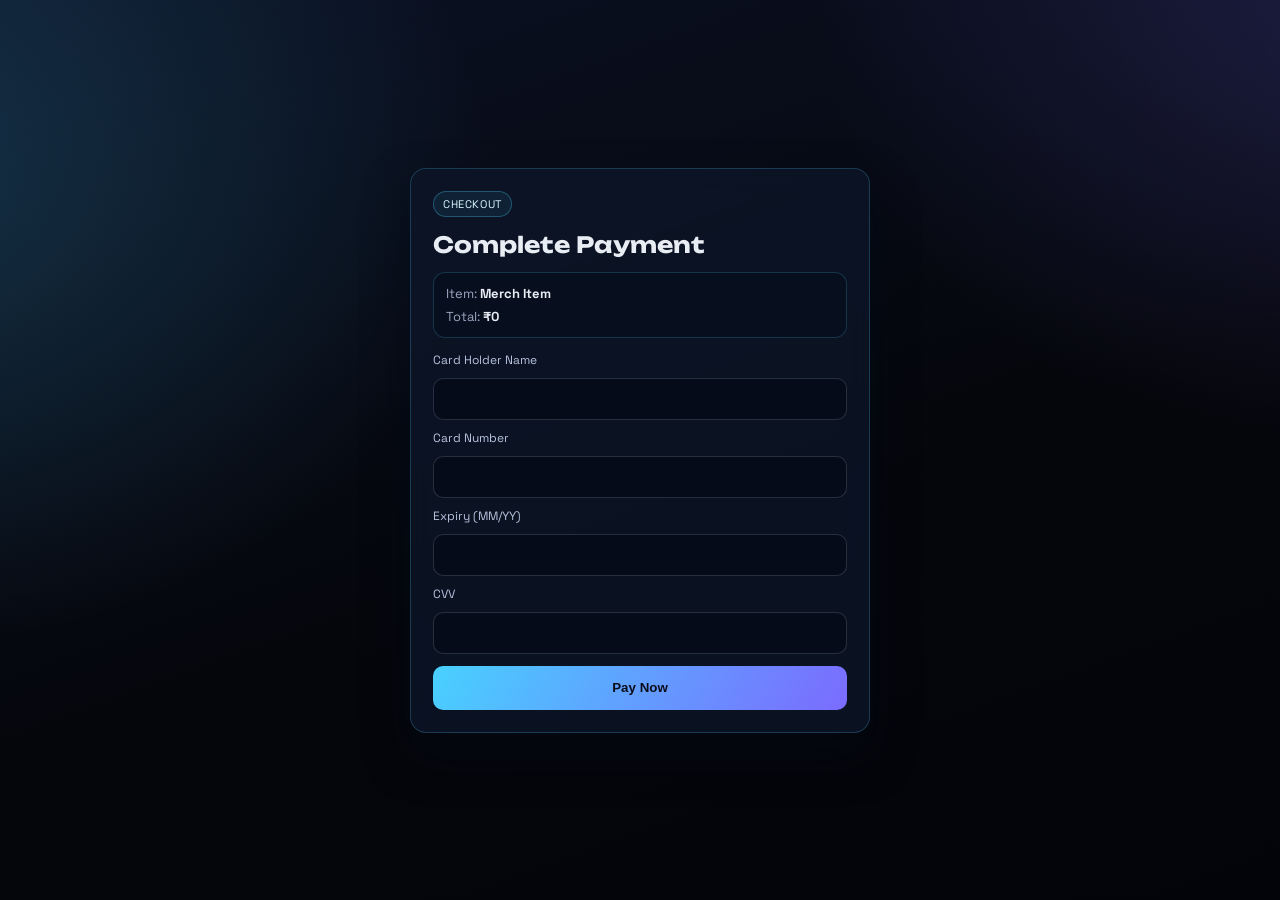
<file: checkout.html>
<!DOCTYPE html>
<html lang="en">
<head>
  <meta charset="UTF-8" />
  <meta name="viewport" content="width=device-width, initial-scale=1.0" />
  <title>Space Gen | Checkout</title>
  <link rel="preconnect" href="https://fonts.googleapis.com" />
  <link rel="preconnect" href="https://fonts.gstatic.com" crossorigin />
  <link href="https://fonts.googleapis.com/css2?family=Space+Grotesk:wght@400;500;600;700&family=Unbounded:wght@500;700&display=swap" rel="stylesheet" />
  <link rel="stylesheet" href="styles/checkout.css" />
</head>
<body>
  <section class="payment-card" aria-label="Payment form">
    <p class="eyebrow">Checkout</p>
    <h1>Complete Payment</h1>

    <div class="summary">
      <p>Item: <strong id="item-name">Merch Item</strong></p>
      <p>Total: <strong id="item-price">&#8377;0</strong></p>
    </div>
    <form id="payment-form" autocomplete="off">
      <label for="card-name">Card Holder Name</label>
      <input id="card-name" type="text" autocomplete="off" required />

      <label for="card-number">Card Number</label>
      <input id="card-number" type="text" inputmode="numeric" maxlength="19" autocomplete="off" required />

      <label for="expiry">Expiry (MM/YY)</label>
      <input id="expiry" type="text" inputmode="numeric" maxlength="5" autocomplete="off" required />

      <label for="cvv">CVV</label>
      <input
        id="cvv"
        type="password"
        inputmode="numeric"
        maxlength="4"
        autocomplete="new-password"
        autocapitalize="off"
        autocorrect="off"
        spellcheck="false"
        required
      />

      <button class="pay-btn" type="submit">Pay Now</button>
    </form>
  </section>

  <dialog id="success-dialog" aria-label="Order success">
    <p>Order placed successfully</p>
    <button class="ok-btn" id="ok-btn" type="button">OK</button>
  </dialog>

  <div class="order-loader" id="order-loader" aria-hidden="true">
    <div class="order-loader-box">
      <div class="truck-loader" aria-hidden="true">
        <div class="truck-wrapper">
          <div class="truck-body">
            <svg xmlns="http://www.w3.org/2000/svg" fill="none" viewBox="0 0 198 93">
              <path stroke-width="3" stroke="#282828" fill="#F83D3D" d="M135 22.5H177.264C178.295 22.5 179.22 23.133 179.594 24.0939L192.33 56.8443C192.442 57.1332 192.5 57.4404 192.5 57.7504V89C192.5 90.3807 191.381 91.5 190 91.5H135C133.619 91.5 132.5 90.3807 132.5 89V25C132.5 23.6193 133.619 22.5 135 22.5Z"></path>
              <path stroke-width="3" stroke="#282828" fill="#7D7C7C" d="M146 33.5H181.741C182.779 33.5 183.709 34.1415 184.078 35.112L190.538 52.112C191.16 53.748 189.951 55.5 188.201 55.5H146C144.619 55.5 143.5 54.3807 143.5 53V36C143.5 34.6193 144.619 33.5 146 33.5Z"></path>
              <path stroke-width="2" stroke="#282828" fill="#282828" d="M150 65C150 65.39 149.763 65.8656 149.127 66.2893C148.499 66.7083 147.573 67 146.5 67C145.427 67 144.501 66.7083 143.873 66.2893C143.237 65.8656 143 65.39 143 65C143 64.61 143.237 64.1344 143.873 63.7107C144.501 63.2917 145.427 63 146.5 63C147.573 63 148.499 63.2917 149.127 63.7107C149.763 64.1344 150 64.61 150 65Z"></path>
              <rect stroke-width="2" stroke="#282828" fill="#FFFCAB" rx="1" height="7" width="5" y="63" x="187"></rect>
              <rect stroke-width="2" stroke="#282828" fill="#282828" rx="1" height="11" width="4" y="81" x="193"></rect>
              <rect stroke-width="3" stroke="#282828" fill="#DFDFDF" rx="2.5" height="90" width="121" y="1.5" x="6.5"></rect>
              <rect stroke-width="2" stroke="#282828" fill="#DFDFDF" rx="2" height="4" width="6" y="84" x="1"></rect>
            </svg>
          </div>
          <div class="truck-tires">
            <svg xmlns="http://www.w3.org/2000/svg" fill="none" viewBox="0 0 30 30">
              <circle stroke-width="3" stroke="#282828" fill="#282828" r="13.5" cy="15" cx="15"></circle>
              <circle fill="#DFDFDF" r="7" cy="15" cx="15"></circle>
            </svg>
            <svg xmlns="http://www.w3.org/2000/svg" fill="none" viewBox="0 0 30 30">
              <circle stroke-width="3" stroke="#282828" fill="#282828" r="13.5" cy="15" cx="15"></circle>
              <circle fill="#DFDFDF" r="7" cy="15" cx="15"></circle>
            </svg>
          </div>
          <div class="road"></div>
        </div>
      </div>
      <p>Placing order...</p>
    </div>
  </div>

  <script src="scripts/checkout.js"></script>
</body>
</html>
</file>
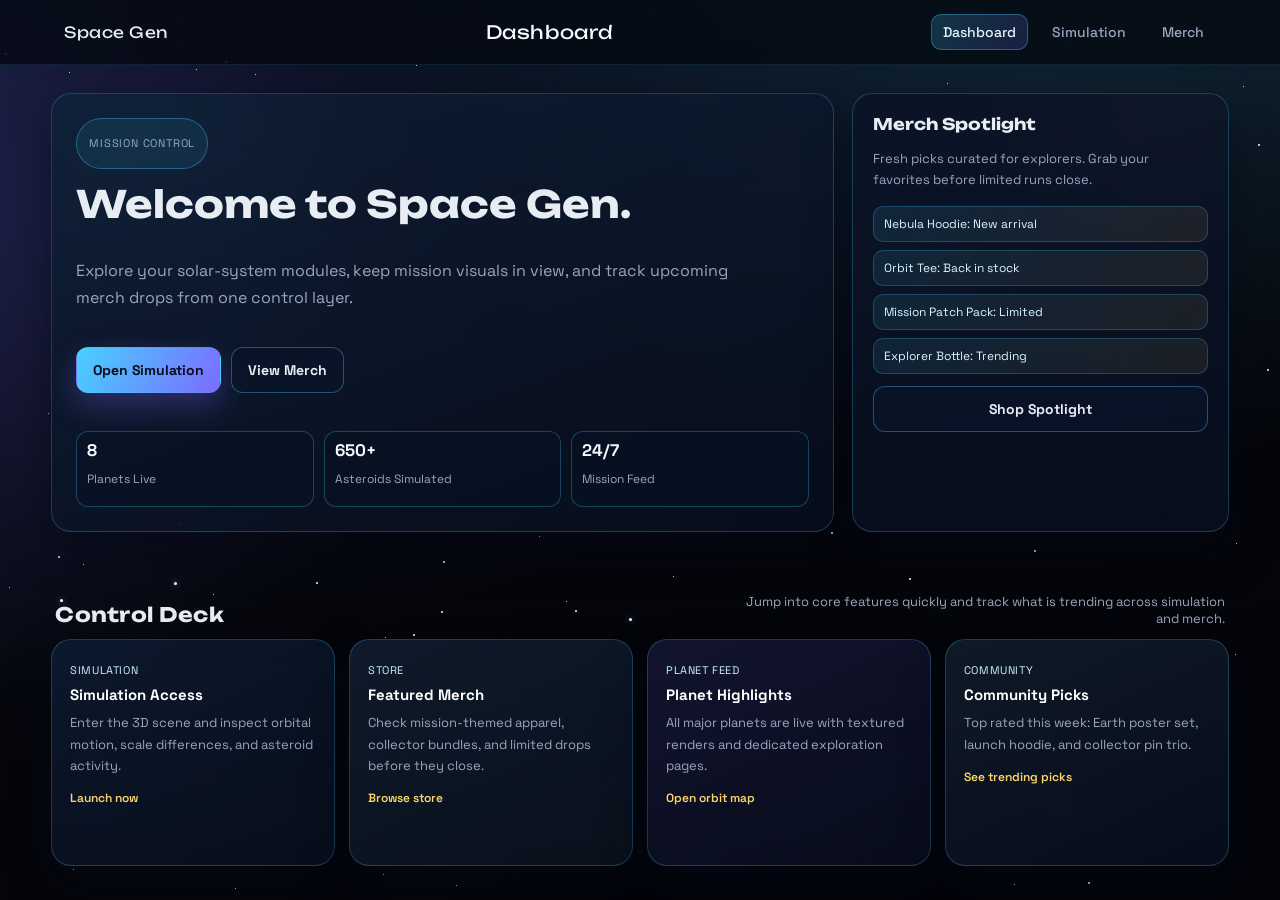
<file: dashboard.html>
<!DOCTYPE html>
<html lang="en">
<head>
  <meta charset="UTF-8" />
  <meta name="viewport" content="width=device-width, initial-scale=1.0" />
  <title>Space Gen | Simulation & Merch</title>
  <link rel="preconnect" href="https://fonts.googleapis.com" />
  <link rel="preconnect" href="https://fonts.gstatic.com" crossorigin />
  <link href="https://fonts.googleapis.com/css2?family=Space+Grotesk:wght@400;500;600;700&family=Unbounded:wght@500;700&display=swap" rel="stylesheet" />
  <link rel="stylesheet" href="styles/star.css" />
  <link rel="stylesheet" href="styles/dashboard.css" />
</head>
<body>
  <div class="starfield" aria-hidden="true"></div>

  <header>
    <a class="brand" href="index.html">
      <span>Space Gen</span>
    </a>

    <div class="header-title">Dashboard</div>

    <nav class="nav-menu" aria-label="Main menu">
      <a href="dashboard.html">Dashboard</a>
      <a href="simulation.html">Simulation</a>
      <a href="merch.html">Merch</a>
    </nav>
  </header>

  <main>
    <section class="hero">
      <article class="hero-main">
        <p class="eyebrow">Mission Control</p>
        <h1>Welcome to Space Gen.</h1>
        <p>
          Explore your solar-system modules, keep mission visuals in view,
          and track upcoming merch drops from one control layer.
        </p>
        <div class="hero-actions">
          <a class="btn primary" href="simulation.html">Open Simulation</a>
          <a class="btn ghost" href="merch.html">View Merch</a>
        </div>
        <div class="hero-metrics" aria-label="Quick stats">
          <article class="metric">
            <strong>8</strong>
            <span>Planets Live</span>
          </article>
          <article class="metric">
            <strong>650+</strong>
            <span>Asteroids Simulated</span>
          </article>
          <article class="metric">
            <strong>24/7</strong>
            <span>Mission Feed</span>
          </article>
        </div>
      </article>

      <aside class="hero-side">
        <h2>Merch Spotlight</h2>
        <p>Fresh picks curated for explorers. Grab your favorites before limited runs close.</p>
        <ul class="side-list" aria-label="Merch highlights">
          <li>Nebula Hoodie: New arrival</li>
          <li>Orbit Tee: Back in stock</li>
          <li>Mission Patch Pack: Limited</li>
          <li>Explorer Bottle: Trending</li>
        </ul>
        <a class="btn ghost" href="merch.html">Shop Spotlight</a>
      </aside>
    </section>

    <section class="cards-shell">
      <div class="section-head">
        <h2>Control Deck</h2>
        <p>Jump into core features quickly and track what is trending across simulation and merch.</p>
      </div>

      <div class="cards">
        <article class="panel">
          <span class="panel-kicker">Simulation</span>
          <h3>Simulation Access</h3>
          <p>Enter the 3D scene and inspect orbital motion, scale differences, and asteroid activity.</p>
          <a class="panel-link" href="simulation.html">Launch now</a>
        </article>

        <article class="panel">
          <span class="panel-kicker">Store</span>
          <h3>Featured Merch</h3>
          <p>Check mission-themed apparel, collector bundles, and limited drops before they close.</p>
          <a class="panel-link" href="merch.html">Browse store</a>
        </article>

        <article class="panel">
          <span class="panel-kicker">Planet Feed</span>
          <h3>Planet Highlights</h3>
          <p>All major planets are live with textured renders and dedicated exploration pages.</p>
          <a class="panel-link" href="simulation.html">Open orbit map</a>
        </article>

        <article class="panel">
          <span class="panel-kicker">Community</span>
          <h3>Community Picks</h3>
          <p>Top rated this week: Earth poster set, launch hoodie, and collector pin trio.</p>
          <a class="panel-link" href="merch.html">See trending picks</a>
        </article>
      </div>
    </section>
  </main>

  <script src="scripts/star.js"></script>
</body>
</html>
</file>
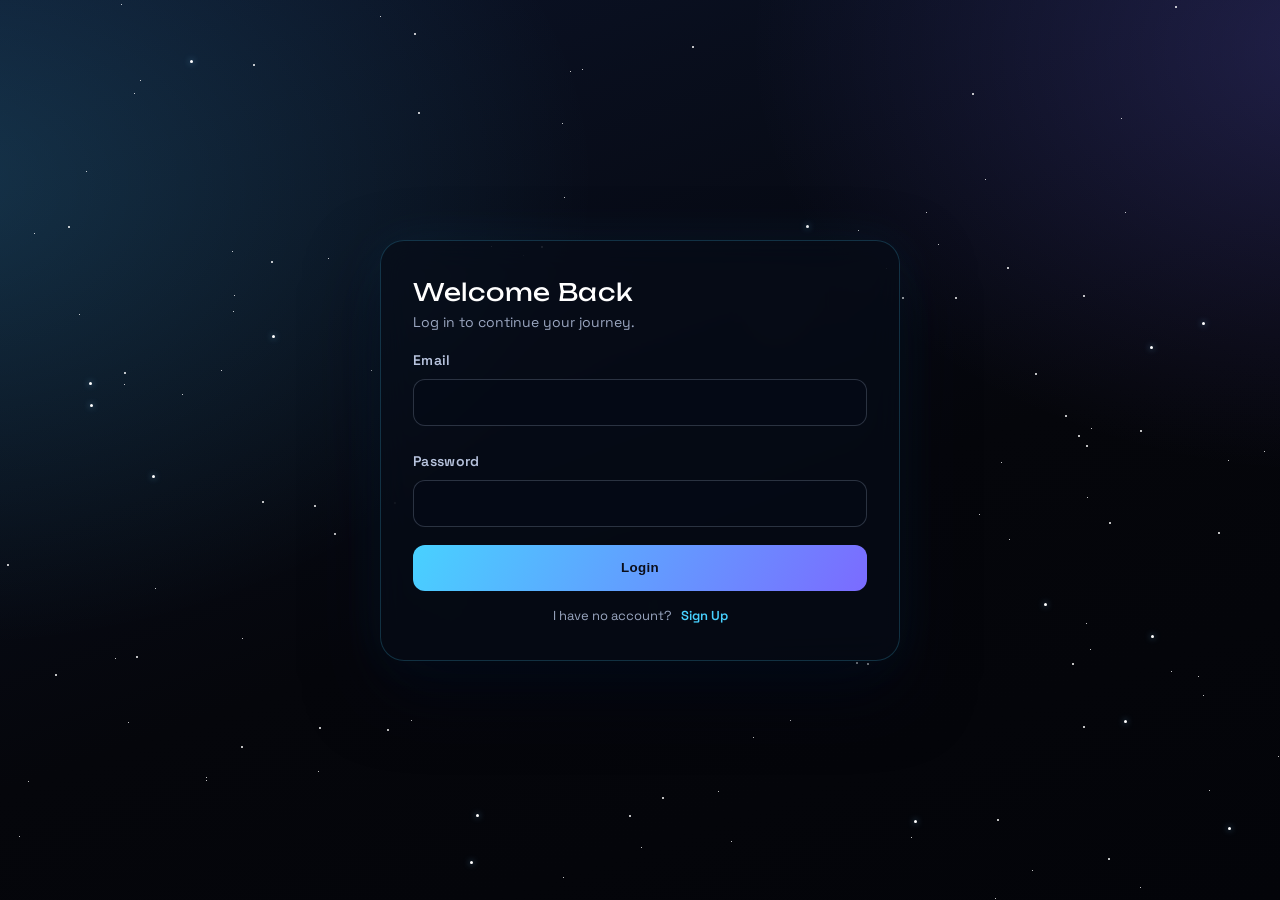
<file: login.html>
<!DOCTYPE html>
<html lang="en">
<head>
  <meta charset="UTF-8" />
  <meta name="viewport" content="width=device-width, initial-scale=1.0" />
  <title>Login</title>
  <link rel="preconnect" href="https://fonts.googleapis.com" />
  <link rel="preconnect" href="https://fonts.gstatic.com" crossorigin />
  <link href="https://fonts.googleapis.com/css2?family=Space+Grotesk:wght@400;500;600;700&family=Unbounded:wght@500;600&display=swap" rel="stylesheet" />
  <link rel="stylesheet" href="styles/star.css" />
  <link rel="stylesheet" href="styles/login.css" />
  <link rel="stylesheet" href="styles/input.css" />
  <link rel="stylesheet" href="styles/checkbox.css" />
</head>
<body>
  <div class="starfield" aria-hidden="true"></div>

  <div class="card" aria-label="Login form">
    <div class="title">Welcome Back</div>
    <p class="sub">Log in to continue your journey.</p>

    <form id="login">
      <label for="email">Email</label>
      <input id="email" type="email" class="field" required />

      <label for="pass">Password</label>
      <input id="pass" type="password" class="field" required />

      <input id="go" type="button" value="Login" />
    </form>

    <div class="switch">
      I have no account?
      <a href="signup.html">Sign Up</a>
    </div>
  </div>

  <script src="scripts/star.js"></script>
  <script src="scripts/login.js"></script>
</body>
</html>
</file>
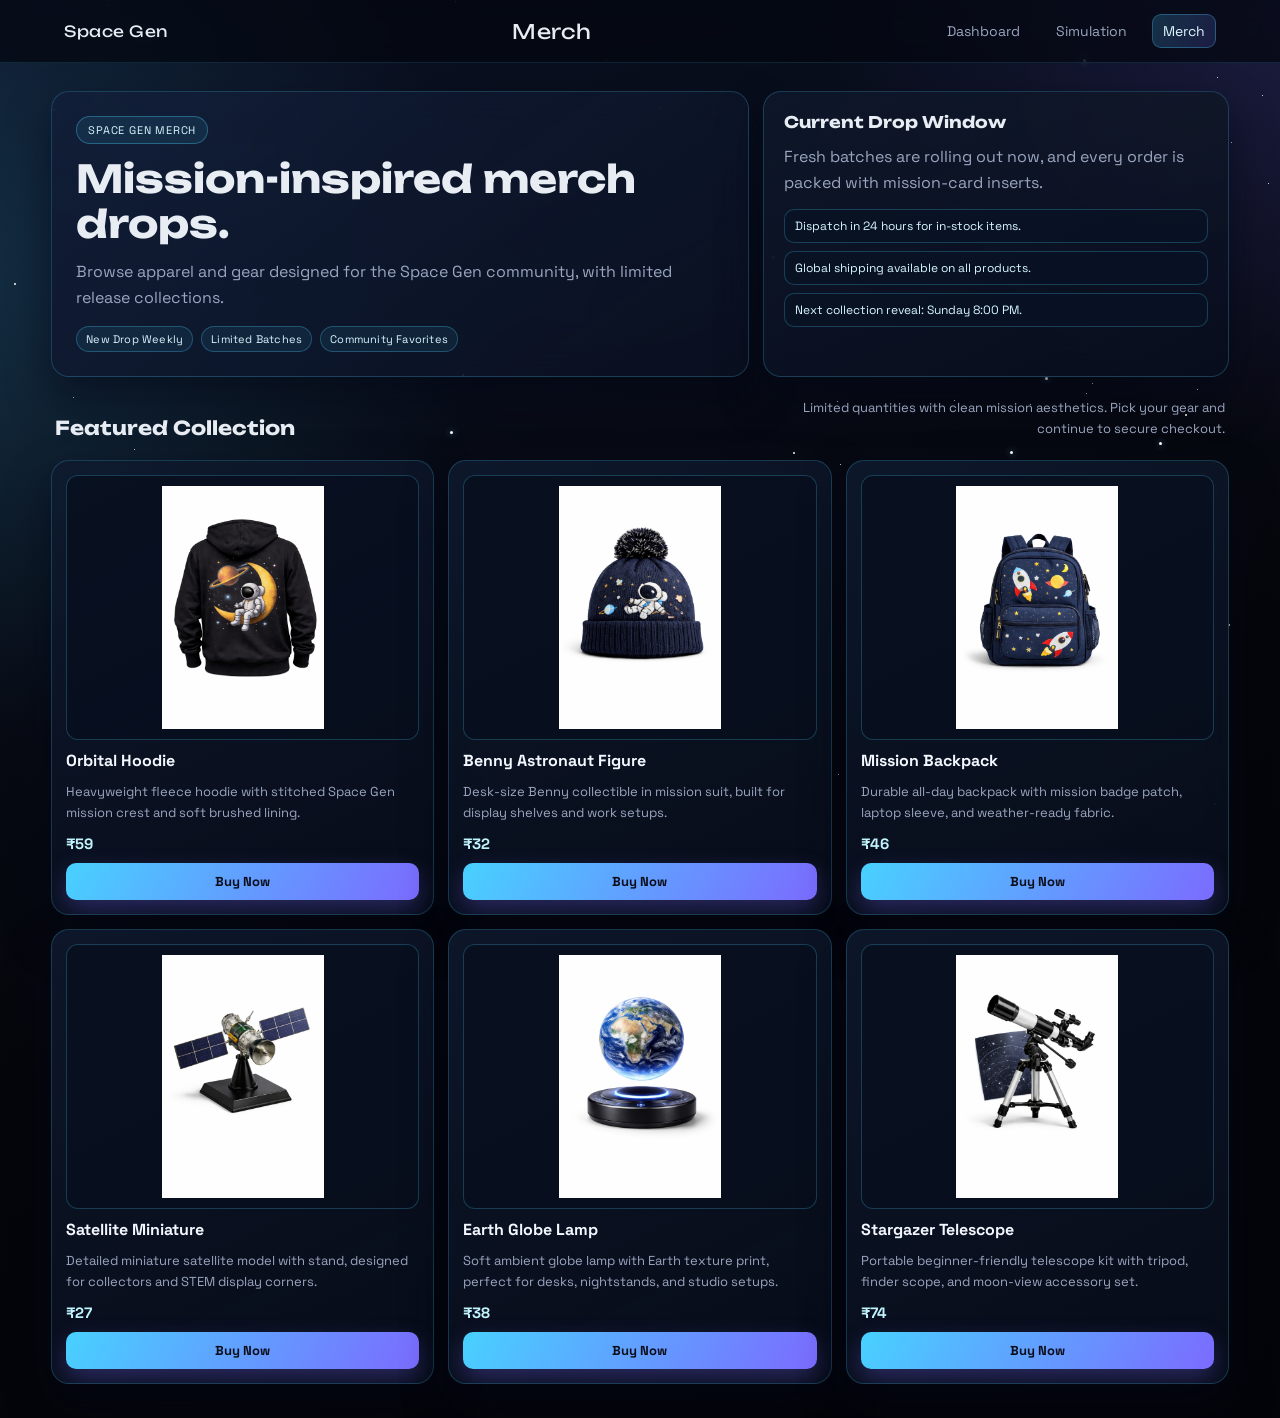
<file: merch.html>
<!DOCTYPE html>
<html lang="en">
<head>
  <meta charset="UTF-8" />
  <meta name="viewport" content="width=device-width, initial-scale=1.0" />
  <title>Space Gen | Merch</title>
  <link rel="preconnect" href="https://fonts.googleapis.com" />
  <link rel="preconnect" href="https://fonts.gstatic.com" crossorigin />
  <link href="https://fonts.googleapis.com/css2?family=Space+Grotesk:wght@400;500;600;700&family=Unbounded:wght@500;700&display=swap" rel="stylesheet" />
  <link rel="stylesheet" href="styles/star.css" />
  <link rel="stylesheet" href="styles/merch.css" />
</head>
<body>
  <div class="starfield" aria-hidden="true"></div>

  <header>
    <a class="brand" href="index.html"><span>Space Gen</span></a>
    <div class="header-title">Merch</div>
    <nav class="nav-menu" aria-label="Main menu">
      <a href="dashboard.html">Dashboard</a>
      <a href="simulation.html">Simulation</a>
      <a href="merch.html">Merch</a>
    </nav>
  </header>

  <main>
    <section class="hero">
      <article class="hero-main">
        <span class="eyebrow">Space Gen Merch</span>
        <h1>Mission-inspired merch drops.</h1>
        <p>Browse apparel and gear designed for the Space Gen community, with limited release collections.</p>
        <div class="hero-meta">
          <span class="meta-chip">New Drop Weekly</span>
          <span class="meta-chip">Limited Batches</span>
          <span class="meta-chip">Community Favorites</span>
        </div>
      </article>
      <aside class="hero-side" aria-label="Drop details">
        <h2>Current Drop Window</h2>
        <p>Fresh batches are rolling out now, and every order is packed with mission-card inserts.</p>
        <ul class="drop-list">
          <li>Dispatch in 24 hours for in-stock items.</li>
          <li>Global shipping available on all products.</li>
          <li>Next collection reveal: Sunday 8:00 PM.</li>
        </ul>
      </aside>
    </section>

    <section class="section-head">
      <h2>Featured Collection</h2>
      <p>Limited quantities with clean mission aesthetics. Pick your gear and continue to secure checkout.</p>
    </section>

    <section class="products">
      <article class="card">
        <img class="product-image" src="pic/Hoddie.png" alt="Black Space Gen orbital hoodie" />
        <h3>Orbital Hoodie</h3>
        <p>Heavyweight fleece hoodie with stitched Space Gen mission crest and soft brushed lining.</p>
        <span class="price">&#8377;59</span>
        <a href="checkout.html?item=Orbital%20Hoodie&price=59">Buy Now</a>
      </article>

      <article class="card">
        <img class="product-image" src="pic/Benny.png" alt="Benny astronaut collectible figure" />
        <h3>Benny Astronaut Figure</h3>
        <p>Desk-size Benny collectible in mission suit, built for display shelves and work setups.</p>
        <span class="price">&#8377;32</span>
        <a href="checkout.html?item=Benny%20Astronaut%20Figure&price=32">Buy Now</a>
      </article>

      <article class="card">
        <img class="product-image" src="pic/Backpack.png" alt="Space Gen mission backpack" />
        <h3>Mission Backpack</h3>
        <p>Durable all-day backpack with mission badge patch, laptop sleeve, and weather-ready fabric.</p>
        <span class="price">&#8377;46</span>
        <a href="checkout.html?item=Mission%20Backpack&price=46">Buy Now</a>
      </article>

      <article class="card">
        <img class="product-image" src="pic/Satelite%20Miniature.png" alt="Satellite miniature model kit" />
        <h3>Satellite Miniature</h3>
        <p>Detailed miniature satellite model with stand, designed for collectors and STEM display corners.</p>
        <span class="price">&#8377;27</span>
        <a href="checkout.html?item=Satellite%20Miniature&price=27">Buy Now</a>
      </article>

      <article class="card">
        <img class="product-image" src="pic/Earth%20lamp.png" alt="Ambient Earth globe lamp" />
        <h3>Earth Globe Lamp</h3>
        <p>Soft ambient globe lamp with Earth texture print, perfect for desks, nightstands, and studio setups.</p>
        <span class="price">&#8377;38</span>
        <a href="checkout.html?item=Earth%20Globe%20Lamp&price=38">Buy Now</a>
      </article>

      <article class="card">
        <img class="product-image" src="pic/Telescope.png" alt="Portable stargazing telescope" />
        <h3>Stargazer Telescope</h3>
        <p>Portable beginner-friendly telescope kit with tripod, finder scope, and moon-view accessory set.</p>
        <span class="price">&#8377;74</span>
        <a href="checkout.html?item=Stargazer%20Telescope&price=74">Buy Now</a>
      </article>
    </section>
  </main>

  <script src="scripts/star.js"></script>
</body>
</html>
</file>
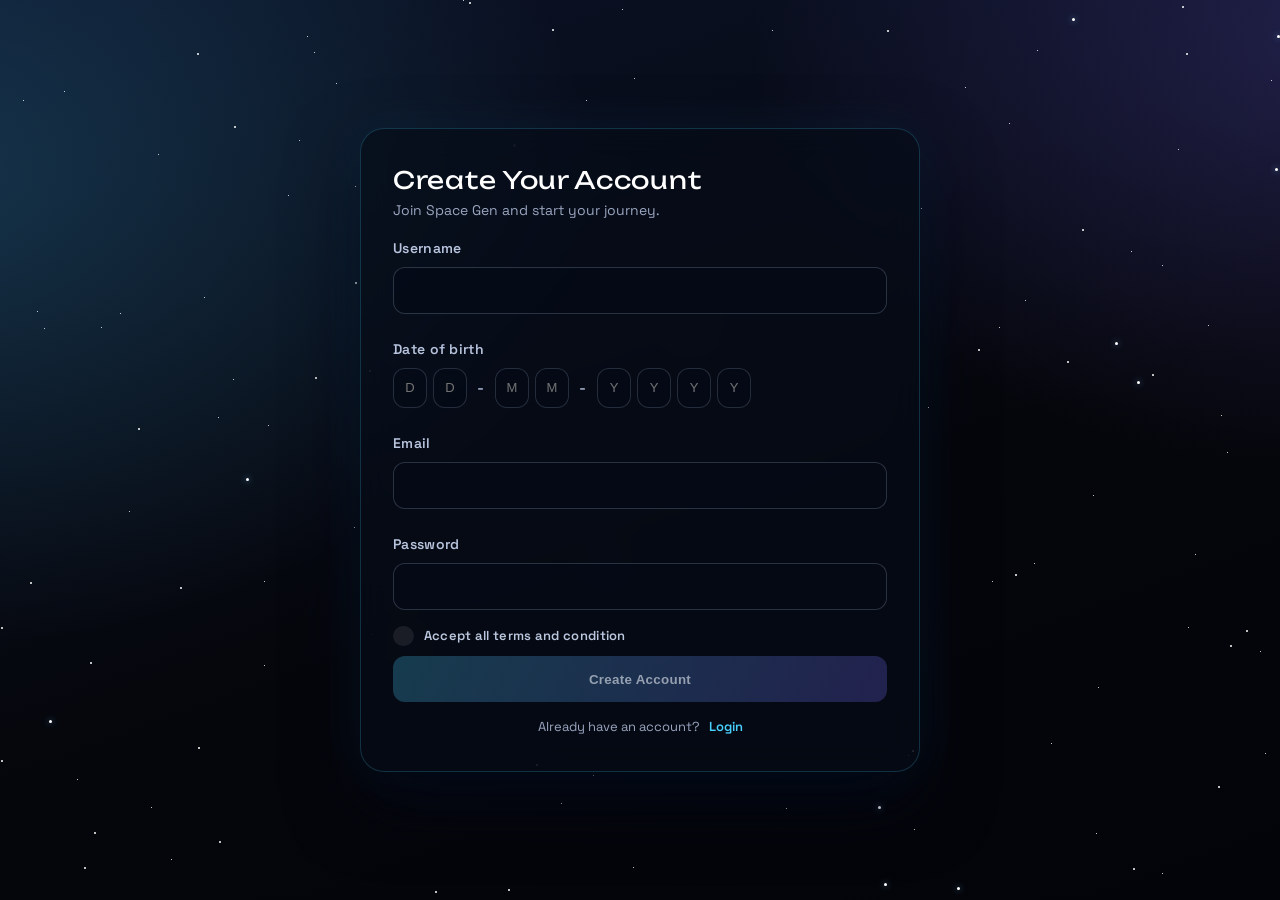
<file: signup.html>
<!DOCTYPE html>
<html lang="en">
<head>
  <meta charset="UTF-8" />
  <meta name="viewport" content="width=device-width, initial-scale=1.0" />
  <title>Signup</title>
  <link rel="preconnect" href="https://fonts.googleapis.com" />
  <link rel="preconnect" href="https://fonts.gstatic.com" crossorigin />
  <link href="https://fonts.googleapis.com/css2?family=Space+Grotesk:wght@400;500;600;700&family=Unbounded:wght@500;600&display=swap" rel="stylesheet" />
  <link rel="stylesheet" href="styles/star.css" />
  <link rel="stylesheet" href="styles/signup.css" />
  <link rel="stylesheet" href="styles/input.css" />
  <link rel="stylesheet" href="styles/checkbox.css" />
</head>
<body>
  <div class="starfield" aria-hidden="true"></div>

  <div class="card" aria-label="Sign up form">
    <div class="title">Create Your Account</div>
    <p class="sub">Join Space Gen and start your journey.</p>

    <form id="form">
      <label for="user">Username</label>
      <input id="user" type="text" class="field" minlength="4" required />

      <label for="d1">Date of birth</label>
      <div class="dob" aria-label="Date of birth">
        <span class="part">
          <input id="d1" type="text" inputmode="numeric" maxlength="1" placeholder="D" required />
          <input id="d2" type="text" inputmode="numeric" maxlength="1" placeholder="D" required />
        </span>
        <span class="sep" aria-hidden="true">-</span>
        <span class="part">
          <input id="m1" type="text" inputmode="numeric" maxlength="1" placeholder="M" required />
          <input id="m2" type="text" inputmode="numeric" maxlength="1" placeholder="M" required />
        </span>
        <span class="sep" aria-hidden="true">-</span>
        <span class="part">
          <input id="y1" type="text" inputmode="numeric" maxlength="1" placeholder="Y" required />
          <input id="y2" type="text" inputmode="numeric" maxlength="1" placeholder="Y" required />
          <input id="y3" type="text" inputmode="numeric" maxlength="1" placeholder="Y" required />
          <input id="y4" type="text" inputmode="numeric" maxlength="1" placeholder="Y" required />
        </span>
      </div>

      <label for="email">Email</label>
      <input id="email" type="email" class="field" required />

      <label for="pass">Password</label>
      <input id="pass" type="password" class="field" minlength="8" required />

      <label class="agree check" for="terms">
        <input id="terms" type="checkbox" required />
        <span class="mark"></span>
        <span class="text">Accept all terms and condition</span>
      </label>

      <input id="create" type="button" value="Create Account" disabled />
    </form>

    <div class="switch">
      Already have an account?
      <a href="login.html">Login</a>
    </div>
  </div>

  <script src="scripts/star.js"></script>
  <script src="scripts/signup.js"></script>
</body>
</html>
</file>
<file: styles/checkout.css>
:root {
  --line: rgba(72, 209, 255, 0.22);
  --text: #e8ecf3;
  --muted: #9aa6c0;
  --glow: #48d1ff;
  --accent: #7b6bff;
  --card: rgba(13, 21, 40, 0.82);
}

* {
  box-sizing: border-box;
  margin: 0;
  padding: 0;
}

body {
  min-height: 100vh;
  display: grid;
  place-items: center;
  padding: 20px;
  font-family: "Space Grotesk", "Segoe UI", Tahoma, Geneva, Verdana, sans-serif;
  color: var(--text);
  background:
    radial-gradient(1000px 760px at -10% 20%, rgba(72, 209, 255, 0.18), transparent 62%),
    radial-gradient(900px 700px at 110% 0%, rgba(123, 107, 255, 0.2), transparent 66%),
    linear-gradient(160deg, #0b1225 0%, #05060b 58%, #030409 100%);
}

.payment-card {
  width: min(460px, 96vw);
  padding: 22px;
  border: 1px solid var(--line);
  border-radius: 16px;
  background: var(--card);
  backdrop-filter: blur(12px);
  box-shadow: 0 22px 44px rgba(3, 8, 21, 0.58);
  display: grid;
  gap: 14px;
}

.eyebrow {
  width: fit-content;
  font-size: 11px;
  letter-spacing: 0.6px;
  text-transform: uppercase;
  color: #d8f7ff;
  border: 1px solid rgba(72, 209, 255, 0.3);
  border-radius: 999px;
  background: rgba(72, 209, 255, 0.08);
  padding: 5px 9px;
}

h1 {
  font-family: "Unbounded", "Space Grotesk", sans-serif;
  font-size: 1.4rem;
}

.summary {
  border: 1px solid rgba(72, 209, 255, 0.2);
  border-radius: 12px;
  background: rgba(8, 14, 28, 0.72);
  padding: 12px;
  display: grid;
  gap: 6px;
}

.summary p {
  color: var(--muted);
  font-size: 13px;
}

.summary strong {
  color: var(--text);
}

form {
  display: grid;
  gap: 10px;
}

label {
  font-size: 12px;
  color: #b8c4de;
}

input {
  width: 100%;
  height: 42px;
  border-radius: 10px;
  border: 1px solid rgba(148, 163, 184, 0.24);
  background: rgba(5, 10, 22, 0.75);
  color: var(--text);
  padding: 0 12px;
  outline: none;
  transition: border-color 0.2s ease, box-shadow 0.2s ease;
}

input:focus {
  border-color: var(--glow);
  box-shadow: 0 0 0 3px rgba(72, 209, 255, 0.15);
}

.pay-btn {
  margin-top: 2px;
  border: none;
  border-radius: 10px;
  height: 44px;
  font-weight: 700;
  color: #0b0e1a;
  background: linear-gradient(120deg, var(--glow), var(--accent));
  cursor: pointer;
  transition: transform 0.2s ease, box-shadow 0.2s ease;
}

.pay-btn:hover {
  transform: translateY(-1px);
  box-shadow: 0 12px 28px rgba(123, 107, 255, 0.35);
}

dialog {
  border: 1px solid rgba(72, 209, 255, 0.3);
  border-radius: 12px;
  padding: 18px 16px;
  width: min(320px, 90vw);
  background: rgba(13, 21, 40, 0.96);
  color: var(--text);
  margin: 0;
  position: fixed;
  top: 50%;
  left: 50%;
  transform: translate(-50%, -50%);
}

dialog::backdrop {
  background: rgba(2, 5, 12, 0.72);
  backdrop-filter: blur(4px);
}

.ok-btn {
  display: block;
  margin: 12px 0 0 auto;
  border: none;
  border-radius: 8px;
  padding: 8px 12px;
  font-weight: 600;
  cursor: pointer;
  color: #0b0e1a;
  background: linear-gradient(120deg, var(--glow), var(--accent));
}

.order-loader {
  position: fixed;
  inset: 0;
  display: grid;
  place-items: center;
  background: rgba(2, 5, 12, 0.78);
  backdrop-filter: blur(4px);
  opacity: 0;
  pointer-events: none;
  transition: opacity 0.2s ease;
  z-index: 1000;
}

.order-loader.active {
  opacity: 1;
  pointer-events: auto;
}

.order-loader-box {
  display: grid;
  justify-items: center;
  gap: 12px;
  color: var(--text);
  font-size: 14px;
}

.truck-loader {
  width: fit-content;
  height: fit-content;
  display: flex;
  align-items: center;
  justify-content: center;
  filter: drop-shadow(0 12px 30px rgba(0, 0, 0, 0.35));
}

.truck-wrapper {
  width: 200px;
  height: 100px;
  display: flex;
  flex-direction: column;
  position: relative;
  align-items: center;
  justify-content: flex-end;
  overflow-x: hidden;
}

.truck-body {
  width: 130px;
  height: fit-content;
  margin-bottom: 6px;
  animation: truck-motion 1s linear infinite;
}

.truck-tires {
  width: 130px;
  height: fit-content;
  display: flex;
  align-items: center;
  justify-content: space-between;
  padding: 0 10px 0 15px;
  position: absolute;
  bottom: 0;
}

.truck-tires svg {
  width: 24px;
}

.road {
  width: 100%;
  height: 1.5px;
  background-color: #282828;
  position: relative;
  bottom: 0;
  align-self: flex-end;
  border-radius: 3px;
}

.road::before,
.road::after {
  content: "";
  position: absolute;
  height: 100%;
  background-color: #282828;
  border-radius: 3px;
  animation: truck-road 1.4s linear infinite;
}

.road::before {
  width: 20px;
  right: -50%;
  border-left: 10px solid white;
}

.road::after {
  width: 10px;
  right: -65%;
  border-left: 4px solid white;
}

@keyframes truck-motion {
  0% {
    transform: translateY(0);
  }

  50% {
    transform: translateY(3px);
  }

  100% {
    transform: translateY(0);
  }
}

@keyframes truck-road {
  0% {
    transform: translateX(0);
  }

  100% {
    transform: translateX(-350px);
  }
}
</file>
<file: styles/star.css>
.starfield {
  position: fixed;
  inset: 0;
  pointer-events: none;
  z-index: 0;
}

.star {
  position: absolute;
  width: 2px;
  height: 2px;
  background: white;
  border-radius: 50%;
  animation: twinkle 6s ease-in-out infinite;
}

.star.small {
  width: 1px;
  height: 1px;
}

.star.big {
  width: 3px;
  height: 3px;
  box-shadow: 0 0 6px rgba(120, 200, 255, 0.8);
}

@keyframes twinkle {
  0%,
  100% {
    opacity: 0.25;
    transform: scale(1);
  }
  50% {
    opacity: 0.95;
    transform: scale(1.4);
  }
}
</file>
<file: styles/dashboard.css>
:root {
  --panel: rgba(13, 21, 40, 0.76);
  --line: rgba(72, 209, 255, 0.24);
  --line-soft: rgba(72, 209, 255, 0.12);
  --text: #e8ecf3;
  --muted: #9aa6c0;
  --glow: #48d1ff;
  --accent: #7b6bff;
  --warm: #ffd66b;
}

* {
  box-sizing: border-box;
  margin: 0;
  padding: 0;
}

body {
  min-height: 100vh;
  display: flex;
  flex-direction: column;
  font-family: "Space Grotesk", "Segoe UI", Tahoma, Geneva, Verdana, sans-serif;
  color: var(--text);
  background:
    radial-gradient(1200px 820px at 85% -10%, rgba(72, 209, 255, 0.15) 0%, transparent 68%),
    radial-gradient(980px 760px at -10% 25%, rgba(123, 107, 255, 0.2) 0%, transparent 64%),
    linear-gradient(160deg, #0b1225 0%, #05060b 56%, #030409 100%);
  overflow-x: hidden;
}

@keyframes fadeUp {
  from {
    opacity: 0;
    transform: translateY(14px);
  }
  to {
    opacity: 1;
    transform: translateY(0);
  }
}

header {
  position: sticky;
  top: 0;
  z-index: 4;
  display: grid;
  grid-template-columns: auto 1fr auto;
  align-items: center;
  gap: 18px;
  padding: 14px 5vw;
  border-bottom: 1px solid var(--line-soft);
  background: rgba(4, 7, 15, 0.72);
  backdrop-filter: blur(12px);
}

.brand {
  display: inline-flex;
  align-items: center;
  gap: 10px;
  text-decoration: none;
  color: var(--text);
  font-family: "Unbounded", "Space Grotesk", sans-serif;
  font-size: 0.96rem;
  letter-spacing: 0.5px;
}

.header-title {
  justify-self: center;
  font-family: "Unbounded", "Space Grotesk", sans-serif;
  font-size: clamp(0.9rem, 1.7vw, 1.15rem);
  letter-spacing: 0.6px;
  color: #f7fbff;
}

.nav-menu {
  display: inline-flex;
  align-items: center;
  gap: 12px;
  justify-self: end;
}

.nav-menu a {
  color: var(--muted);
  text-decoration: none;
  font-size: 14px;
  font-weight: 500;
  padding: 8px 11px;
  border-radius: 10px;
  border: 1px solid transparent;
  transition: color 0.2s ease, background 0.2s ease, border-color 0.2s ease;
}

.nav-menu a:hover {
  color: var(--text);
  background: rgba(72, 209, 255, 0.08);
  border-color: rgba(72, 209, 255, 0.2);
}

.nav-menu a.active {
  color: #dff8ff;
  background: linear-gradient(120deg, rgba(72, 209, 255, 0.2), rgba(123, 107, 255, 0.18));
  border-color: rgba(72, 209, 255, 0.34);
}

main {
  position: relative;
  z-index: 1;
  flex: 1;
  width: min(1220px, 92vw);
  margin: 28px auto 34px;
  display: grid;
  gap: 22px;
}

.hero {
  display: grid;
  grid-template-columns: 1.35fr 0.65fr;
  gap: 18px;
  animation: fadeUp 0.6s ease both;
}

.hero-main,
.hero-side,
.panel {
  min-width: 0;
  border: 1px solid var(--line);
  border-radius: 20px;
  background: var(--panel);
  backdrop-filter: blur(16px);
  box-shadow: 0 20px 42px rgba(3, 8, 21, 0.5);
}

.hero-main {
  padding: 24px;
  display: grid;
  gap: 14px;
  background:
    linear-gradient(160deg, rgba(14, 30, 52, 0.86), rgba(8, 15, 30, 0.78)),
    radial-gradient(360px 280px at 10% 8%, rgba(72, 209, 255, 0.16), transparent 72%);
}

.eyebrow {
  width: fit-content;
  min-height: 34px;
  display: inline-flex;
  align-items: center;
  justify-content: center;
  font-size: 11px;
  line-height: 1;
  text-transform: uppercase;
  letter-spacing: 0.8px;
  color: #d3f6ff;
  border: 1px solid rgba(72, 209, 255, 0.34);
  background: rgba(72, 209, 255, 0.09);
  border-radius: 999px;
  padding: 0 12px;
}

.hero-main h1 {
  font-family: "Unbounded", "Space Grotesk", sans-serif;
  font-size: clamp(1.45rem, 3.2vw, 2.35rem);
  line-height: 1.16;
  overflow-wrap: anywhere;
}

.hero-main p {
  color: var(--muted);
  line-height: 1.68;
  max-width: 66ch;
}

.hero-actions {
  display: flex;
  flex-wrap: wrap;
  gap: 10px;
  margin-top: 4px;
}

.btn {
  display: inline-flex;
  align-items: center;
  justify-content: center;
  text-decoration: none;
  height: 46px;
  padding: 0 16px;
  border-radius: 12px;
  font-weight: 700;
  font-size: 14px;
  border: 1px solid transparent;
  transition: transform 0.2s ease, box-shadow 0.2s ease, border-color 0.2s ease;
}

.btn.primary {
  color: #0b0e1a;
  background: linear-gradient(120deg, var(--glow), var(--accent));
  box-shadow: 0 12px 30px rgba(123, 107, 255, 0.3);
}

.btn.primary:hover {
  transform: translateY(-1px);
  box-shadow: 0 14px 32px rgba(123, 107, 255, 0.4);
}

.btn.ghost {
  color: var(--text);
  border-color: rgba(72, 209, 255, 0.35);
  background: rgba(11, 21, 42, 0.72);
}

.btn.ghost:hover {
  border-color: rgba(72, 209, 255, 0.62);
  transform: translateY(-1px);
}

.hero-metrics {
  margin-top: 6px;
  display: grid;
  grid-template-columns: repeat(3, minmax(0, 1fr));
  gap: 10px;
}

.metric {
  border: 1px solid rgba(72, 209, 255, 0.28);
  background: rgba(8, 18, 36, 0.62);
  border-radius: 12px;
  padding: 10px;
  display: grid;
  gap: 4px;
}

.metric strong {
  font-size: 1.05rem;
  color: #f5f9ff;
  line-height: 1;
}

.metric span {
  font-size: 12px;
  color: var(--muted);
}

.hero-side {
  padding: 20px;
  display: grid;
  align-content: start;
  gap: 12px;
  background:
    linear-gradient(165deg, rgba(11, 19, 39, 0.9), rgba(8, 16, 33, 0.78)),
    radial-gradient(280px 220px at 85% 0%, rgba(255, 214, 107, 0.12), transparent 75%);
  animation: fadeUp 0.6s ease both;
  animation-delay: 0.08s;
}

.hero-side h2 {
  font-family: "Unbounded", "Space Grotesk", sans-serif;
  font-size: 1rem;
  line-height: 1.35;
}

.hero-side p {
  color: var(--muted);
  font-size: 13px;
  line-height: 1.62;
}

.side-list {
  display: grid;
  gap: 8px;
  margin-top: 4px;
  list-style: none;
}

.side-list li {
  border: 1px solid rgba(72, 209, 255, 0.24);
  background: linear-gradient(120deg, rgba(72, 209, 255, 0.1), rgba(255, 214, 107, 0.08));
  color: #d8f7ff;
  border-radius: 10px;
  padding: 9px 10px;
  font-size: 12px;
}

.cards-shell {
  display: grid;
  gap: 12px;
  animation: fadeUp 0.7s ease both;
  animation-delay: 0.14s;
}

.section-head {
  display: flex;
  align-items: flex-end;
  justify-content: space-between;
  gap: 14px;
  padding: 0 4px;
}

.section-head h2 {
  font-family: "Unbounded", "Space Grotesk", sans-serif;
  font-size: clamp(1rem, 1.8vw, 1.25rem);
  letter-spacing: 0.3px;
}

.section-head p {
  color: var(--muted);
  font-size: 13px;
  max-width: 60ch;
  text-align: right;
}

.cards {
  display: grid;
  grid-template-columns: repeat(4, minmax(0, 1fr));
  gap: 14px;
}

.panel {
  position: relative;
  padding: 18px;
  overflow: hidden;
  transition: transform 0.25s ease, border-color 0.25s ease, box-shadow 0.25s ease;
}

.panel:hover {
  transform: translateY(-3px);
  border-color: rgba(72, 209, 255, 0.45);
  box-shadow: 0 22px 40px rgba(0, 0, 0, 0.34);
}

.panel-kicker {
  display: inline-flex;
  margin-bottom: 8px;
  font-size: 11px;
  letter-spacing: 0.6px;
  text-transform: uppercase;
  color: #c9f2ff;
}

.panel h3 {
  font-size: 15px;
  margin-bottom: 8px;
  color: #fff;
}

.panel p {
  color: var(--muted);
  font-size: 13px;
  line-height: 1.64;
  margin-bottom: 10px;
}

.panel-link {
  color: var(--warm);
  text-decoration: none;
  font-size: 12px;
  font-weight: 600;
}

.panel-link:hover {
  text-decoration: underline;
}

.cards .panel:nth-child(1) {
  background: linear-gradient(155deg, rgba(14, 27, 50, 0.86), rgba(9, 16, 31, 0.78));
}

.cards .panel:nth-child(2) {
  background: linear-gradient(155deg, rgba(17, 30, 48, 0.86), rgba(11, 20, 33, 0.78));
}

.cards .panel:nth-child(3) {
  background: linear-gradient(155deg, rgba(22, 24, 54, 0.84), rgba(9, 14, 32, 0.78));
}

.cards .panel:nth-child(4) {
  background: linear-gradient(155deg, rgba(18, 31, 44, 0.84), rgba(9, 14, 32, 0.78));
}
</file>
<file: styles/login.css>
:root {
  --glow: #48d1ff;
  --accent: #7b6bff;
  --text: #e8ecf3;
  --muted: #9aa6c0;
  --line: rgba(72, 209, 255, 0.2);
  --font-main: "Space Grotesk";
  --font-display: "Unbounded";
}

* {
  box-sizing: border-box;
  margin: 0;
  padding: 0;
}

body {
  min-height: 100vh;
  width: 100%;
  font-family: var(--font-main);
  color: var(--text);
  background:
    radial-gradient(1100px 780px at -5% 20%, rgba(72, 209, 255, 0.18) 0%, transparent 60%),
    radial-gradient(900px 650px at 105% 5%, rgba(123, 107, 255, 0.22) 0%, transparent 66%),
    linear-gradient(160deg, #0b1328 0%, #05060b 58%, #030409 100%);
  display: grid;
  place-items: center;
  align-content: center;
  overflow-x: hidden;
  padding: 18px;
}

.card {
  position: relative;
  z-index: 1;
  width: 100%;
  max-width: 520px;
  margin: 0 auto;
  padding: 36px 32px;
  border-radius: 24px;
  border: 1px solid var(--line);
  box-shadow:
    0 30px 70px rgba(2, 7, 22, 0.72),
    0 0 50px rgba(72, 209, 255, 0.08);
  background: rgba(7, 12, 24, 0.68);
  backdrop-filter: blur(16px);
}

.title {
  font-family: var(--font-display), var(--font-main), sans-serif;
  letter-spacing: 0.7px;
  font-size: clamp(20px, 2.2vw, 24px);
  color: #ffffff;
  margin-bottom: 6px;
}

.sub {
  color: var(--muted);
  font-size: 14px;
  margin-bottom: 20px;
}

.switch {
  margin-top: 16px;
  font-size: 13px;
  color: var(--muted);
  text-align: center;
}

.switch a {
  color: var(--glow);
  text-decoration: none;
  font-weight: 600;
  margin-left: 6px;
}

.switch a:hover {
  text-decoration: underline;
}

form {
  display: grid;
  gap: 10px;
}

label {
  font-size: 14px;
  font-weight: 600;
  letter-spacing: 0.3px;
  color: #b8c4de;
}

form > label {
  margin-top: 8px;
}

form > label:first-child {
  margin-top: 0;
}

.field {
  margin-bottom: 8px;
}

input[type="button"] {
  width: 100%;
  height: 46px;
  border-radius: 12px;
  border: none;
  background: linear-gradient(120deg, var(--glow), var(--accent));
  color: #0b0e1a;
  font-weight: 700;
  letter-spacing: 0.3px;
  cursor: pointer;
  transition: transform 0.2s ease, box-shadow 0.2s ease;
  appearance: none;
  -webkit-appearance: none;
  text-align: center;
}

input[type="button"]:hover {
  transform: translateY(-1px);
  box-shadow: 0 12px 30px rgba(123, 107, 255, 0.35);
}

input[type="button"]:active {
  transform: translateY(0);
}
</file>
<file: styles/input.css>
.input,
.field {
  font-size: 16px;
  padding: 12px 14px;
  display: block;
  width: 100%;
  border: 1px solid rgba(148, 163, 184, 0.28);
  border-radius: 12px;
  background: rgba(5, 10, 22, 0.75);
  color: #e8ecf3;
  font-family: inherit;
  transition: border-color 0.2s ease, box-shadow 0.2s ease, background 0.2s ease;
}

.input::placeholder,
.field::placeholder {
  color: #72809f;
}

.input:focus,
.field:focus {
  outline: none;
  border-color: rgba(72, 209, 255, 0.75);
  box-shadow: 0 0 0 3px rgba(72, 209, 255, 0.12);
}

.panel::before,
.card::before {
  content: none !important;
  display: none !important;
  background: none !important;
}
</file>
<file: styles/checkbox.css>
.check input {
  position: absolute;
  opacity: 0;
  cursor: pointer;
  height: 0;
  width: 0;
}

.check {
  display: block;
  position: relative;
  cursor: pointer;
  font-size: 30px;
  user-select: none;
}

.mark {
  position: relative;
  top: 0;
  left: 0;
  height: 1.6em;
  width: 1.6em;
  border-radius: 50%;
  background: #ffeded38;
  transition: all 0.2s ease;
  opacity: 0.4;
}

.check input:checked ~ .mark {
  background: linear-gradient(144deg, #af40ff, #5b42f3 50%, #00ddeb);
  opacity: 0.9;
  transition: all 0.2s ease;
}

.mark:after {
  content: "";
  position: absolute;
  display: none;
}

.check input:checked ~ .mark:after {
  display: block;
}

.check .mark:after {
  left: 0.61em;
  top: 0.43em;
  width: 0.25em;
  height: 0.5em;
  border: solid rgb(255, 255, 255);
  border-width: 0 0.15em 0.15em 0;
  transform: rotate(45deg);
}

.agree.check {
  display: flex;
  align-items: center;
  gap: 10px;
  font-size: 13px;
}

.agree .text {
  font-size: 13px;
  color: #bcc8df;
}

.panel::before,
.card::before {
  content: none !important;
  display: none !important;
  background: none !important;
}
</file>
<file: styles/merch.css>
:root {
  --line: rgba(72, 209, 255, 0.22);
  --line-soft: rgba(72, 209, 255, 0.14);
  --text: #e8ecf3;
  --muted: #9aa6c0;
  --glow: #48d1ff;
  --accent: #7b6bff;
  --panel: rgba(13, 21, 40, 0.78);
}

* {
  box-sizing: border-box;
  margin: 0;
  padding: 0;
}

body {
  min-height: 100vh;
  display: flex;
  flex-direction: column;
  color: var(--text);
  font-family: "Space Grotesk", "Segoe UI", Tahoma, Geneva, Verdana, sans-serif;
  background:
    radial-gradient(1000px 760px at -10% 20%, rgba(72, 209, 255, 0.18), transparent 62%),
    radial-gradient(900px 700px at 110% 0%, rgba(123, 107, 255, 0.2), transparent 66%),
    linear-gradient(160deg, #0b1225 0%, #05060b 58%, #030409 100%);
  overflow-x: hidden;
}

@keyframes fadeUp {
  from {
    opacity: 0;
    transform: translateY(14px);
  }
  to {
    opacity: 1;
    transform: translateY(0);
  }
}

header {
  position: sticky;
  top: 0;
  z-index: 3;
  display: grid;
  grid-template-columns: auto 1fr auto;
  align-items: center;
  gap: 18px;
  padding: 14px 5vw;
  border-bottom: 1px solid var(--line-soft);
  background: rgba(4, 7, 15, 0.7);
  backdrop-filter: blur(10px);
}

.brand {
  display: inline-flex;
  align-items: center;
  gap: 10px;
  text-decoration: none;
  color: var(--text);
  font-family: "Unbounded", "Space Grotesk", sans-serif;
  font-size: 0.96rem;
  letter-spacing: 0.5px;
}

.header-title {
  justify-self: center;
  font-family: "Unbounded", "Space Grotesk", sans-serif;
  font-size: clamp(0.95rem, 1.7vw, 1.25rem);
  letter-spacing: 0.4px;
}

.nav-menu {
  display: inline-flex;
  gap: 14px;
  justify-self: end;
}

.nav-menu a {
  color: var(--muted);
  text-decoration: none;
  font-size: 14px;
  padding: 7px 10px;
  border-radius: 9px;
  border: 1px solid transparent;
  transition: 0.2s;
}

.nav-menu a:hover {
  color: var(--text);
  background: rgba(72, 209, 255, 0.08);
  border-color: rgba(72, 209, 255, 0.2);
}

.nav-menu a.active {
  color: #dff8ff;
  background: linear-gradient(120deg, rgba(72, 209, 255, 0.2), rgba(123, 107, 255, 0.18));
  border: 1px solid rgba(72, 209, 255, 0.3);
}

main {
  position: relative;
  z-index: 1;
  flex: 1;
  width: min(1220px, 92vw);
  margin: 28px auto 34px;
  display: grid;
  gap: 18px;
}

.hero {
  display: grid;
  grid-template-columns: 1.2fr 0.8fr;
  gap: 14px;
  animation: fadeUp 0.65s ease both;
}

.hero-main,
.hero-side,
.card {
  border: 1px solid var(--line);
  border-radius: 18px;
  background: var(--panel);
  backdrop-filter: blur(16px);
  box-shadow: 0 20px 42px rgba(3, 8, 21, 0.55);
}

.hero-main {
  padding: 24px;
  display: grid;
  gap: 12px;
  background:
    linear-gradient(145deg, rgba(17, 28, 54, 0.9), rgba(10, 17, 34, 0.82)),
    radial-gradient(340px 220px at 15% 0%, rgba(72, 209, 255, 0.16), transparent 70%);
}

.eyebrow {
  width: fit-content;
  border-radius: 999px;
  padding: 6px 11px;
  border: 1px solid rgba(72, 209, 255, 0.34);
  background: rgba(72, 209, 255, 0.09);
  font-size: 11px;
  letter-spacing: 0.8px;
  text-transform: uppercase;
  color: #d7f7ff;
}

h1 {
  font-family: "Unbounded", "Space Grotesk", sans-serif;
  font-size: clamp(1.45rem, 3.2vw, 2.4rem);
  line-height: 1.18;
}

p {
  color: var(--muted);
  line-height: 1.66;
}

.hero-meta {
  display: flex;
  flex-wrap: wrap;
  gap: 8px;
  margin-top: 2px;
}

.meta-chip {
  font-size: 11px;
  color: #d8f7ff;
  border: 1px solid rgba(72, 209, 255, 0.28);
  border-radius: 999px;
  background: rgba(72, 209, 255, 0.08);
  padding: 5px 9px;
  letter-spacing: 0.2px;
}

.hero-side {
  padding: 20px;
  display: grid;
  gap: 10px;
  align-content: start;
  background:
    linear-gradient(155deg, rgba(15, 24, 43, 0.9), rgba(8, 14, 30, 0.8)),
    radial-gradient(260px 220px at 90% 0%, rgba(255, 214, 107, 0.11), transparent 72%);
}

.hero-side h2 {
  font-family: "Unbounded", "Space Grotesk", sans-serif;
  font-size: 1rem;
  line-height: 1.35;
}

.drop-list {
  list-style: none;
  display: grid;
  gap: 8px;
  margin-top: 2px;
}

.drop-list li {
  border: 1px solid rgba(72, 209, 255, 0.24);
  border-radius: 10px;
  background: rgba(9, 19, 37, 0.74);
  padding: 8px 10px;
  font-size: 12px;
  color: #d9f7ff;
}

.section-head {
  display: flex;
  justify-content: space-between;
  align-items: end;
  gap: 12px;
  padding: 2px 4px;
  animation: fadeUp 0.7s ease both;
  animation-delay: 0.08s;
}

.section-head h2 {
  font-family: "Unbounded", "Space Grotesk", sans-serif;
  font-size: clamp(1rem, 1.9vw, 1.2rem);
}

.section-head p {
  font-size: 13px;
  text-align: right;
  max-width: 58ch;
}

.products {
  display: grid;
  grid-template-columns: repeat(3, minmax(0, 1fr));
  gap: 14px;
  animation: fadeUp 0.8s ease both;
  animation-delay: 0.16s;
}

.card {
  padding: 14px;
  display: grid;
  grid-template-rows: auto auto 1fr auto auto;
  gap: 10px;
  transition: transform 0.22s ease, box-shadow 0.22s ease, border-color 0.22s ease;
  background: linear-gradient(155deg, rgba(15, 26, 47, 0.86), rgba(8, 14, 28, 0.78));
  position: relative;
  overflow: hidden;
}

.card:hover {
  transform: translateY(-4px);
  border-color: rgba(72, 209, 255, 0.42);
  box-shadow: 0 24px 48px rgba(3, 8, 21, 0.62);
}

.product-image {
  display: block;
  width: 100%;
  aspect-ratio: 4 / 3;
  object-fit: contain;
  object-position: center;
  padding: 10px;
  border-radius: 12px;
  border: 1px solid rgba(72, 209, 255, 0.24);
  background: rgba(8, 15, 30, 0.72);
  transition: transform 0.25s ease;
}

.card:hover .product-image {
  transform: scale(1.03);
}

.card h3 {
  font-size: 16px;
  color: #f3f7ff;
}

.card p {
  font-size: 13px;
}

.price {
  color: #c0f4ff;
  font-weight: 700;
  font-size: 15px;
}

.card a {
  text-decoration: none;
  color: #0b0e1a;
  font-weight: 700;
  font-size: 13px;
  padding: 10px 12px;
  border-radius: 10px;
  width: 100%;
  text-align: center;
  background: linear-gradient(120deg, var(--glow), var(--accent));
  box-shadow: 0 10px 24px rgba(123, 107, 255, 0.3);
  transition: transform 0.2s ease, box-shadow 0.2s ease;
}

.card a:hover {
  transform: translateY(-1px);
  box-shadow: 0 12px 28px rgba(123, 107, 255, 0.38);
}
</file>
<file: styles/signup.css>
:root {
  --glow: #48d1ff;
  --accent: #7b6bff;
  --text: #e8ecf3;
  --muted: #9aa6c0;
  --line: rgba(72, 209, 255, 0.2);
  --font-main: "Space Grotesk";
  --font-display: "Unbounded";
}

* {
  box-sizing: border-box;
  margin: 0;
  padding: 0;
}

body {
  min-height: 100vh;
  width: 100%;
  font-family: var(--font-main);
  color: var(--text);
  background:
    radial-gradient(1100px 780px at -5% 20%, rgba(72, 209, 255, 0.18) 0%, transparent 60%),
    radial-gradient(900px 650px at 105% 5%, rgba(123, 107, 255, 0.22) 0%, transparent 66%),
    linear-gradient(160deg, #0b1328 0%, #05060b 58%, #030409 100%);
  display: grid;
  place-items: center;
  align-content: center;
  overflow-x: hidden;
  padding: 18px;
}

.card {
  position: relative;
  z-index: 1;
  width: 100%;
  max-width: 560px;
  margin: 0 auto;
  padding: 36px 32px;
  border-radius: 24px;
  border: 1px solid var(--line);
  box-shadow:
    0 30px 70px rgba(2, 7, 22, 0.72),
    0 0 50px rgba(72, 209, 255, 0.08);
  background: rgba(7, 12, 24, 0.68);
  backdrop-filter: blur(16px);
}

.title {
  font-family: var(--font-display), var(--font-main), sans-serif;
  letter-spacing: 0.7px;
  font-size: clamp(20px, 2.2vw, 24px);
  color: #ffffff;
  margin-bottom: 6px;
}

.sub {
  color: var(--muted);
  font-size: 14px;
  margin-bottom: 20px;
}

.switch {
  margin-top: 16px;
  font-size: 13px;
  color: var(--muted);
  text-align: center;
}

.switch a {
  color: var(--glow);
  text-decoration: none;
  font-weight: 600;
  margin-left: 6px;
}

.switch a:hover {
  text-decoration: underline;
}

form {
  display: grid;
  gap: 10px;
}

label {
  font-size: 14px;
  font-weight: 600;
  letter-spacing: 0.3px;
  color: #b8c4de;
}

form > label:not(.agree) {
  margin-top: 8px;
}

form > label:first-child {
  margin-top: 0;
}

.field,
.dob {
  margin-bottom: 8px;
}

.dob {
  display: flex;
  align-items: center;
  gap: 10px;
  flex-wrap: nowrap;
}

.part {
  display: flex;
  gap: 6px;
}

.sep {
  color: var(--muted);
  font-weight: 600;
  letter-spacing: 1px;
}

.dob input {
  width: 34px;
  height: 40px;
  text-align: center;
  padding: 0;
  font-size: 13px;
  border-radius: 12px;
  border: 1px solid rgba(148, 163, 184, 0.24);
  background: rgba(5, 10, 22, 0.75);
  color: var(--text);
  outline: none;
}

.dob input:focus {
  border-color: var(--glow);
  box-shadow: 0 0 0 3px rgba(72, 209, 255, 0.15);
}

.agree.check {
  margin-top: -2px;
}

input[type="button"] {
  width: 100%;
  height: 46px;
  border-radius: 12px;
  border: none;
  background: linear-gradient(120deg, var(--glow), var(--accent));
  color: #0b0e1a;
  font-weight: 700;
  letter-spacing: 0.3px;
  cursor: pointer;
  transition: transform 0.2s ease, box-shadow 0.2s ease;
  appearance: none;
  -webkit-appearance: none;
  text-align: center;
}

input[type="button"]:hover {
  transform: translateY(-1px);
  box-shadow: 0 12px 30px rgba(123, 107, 255, 0.35);
}

input[type="button"]:active {
  transform: translateY(0);
}

input[type="button"]:disabled {
  cursor: not-allowed;
  background: linear-gradient(120deg, rgba(72, 209, 255, 0.25), rgba(123, 107, 255, 0.25));
  color: rgba(232, 236, 243, 0.6);
  box-shadow: none;
  transform: none;
}
</file>
